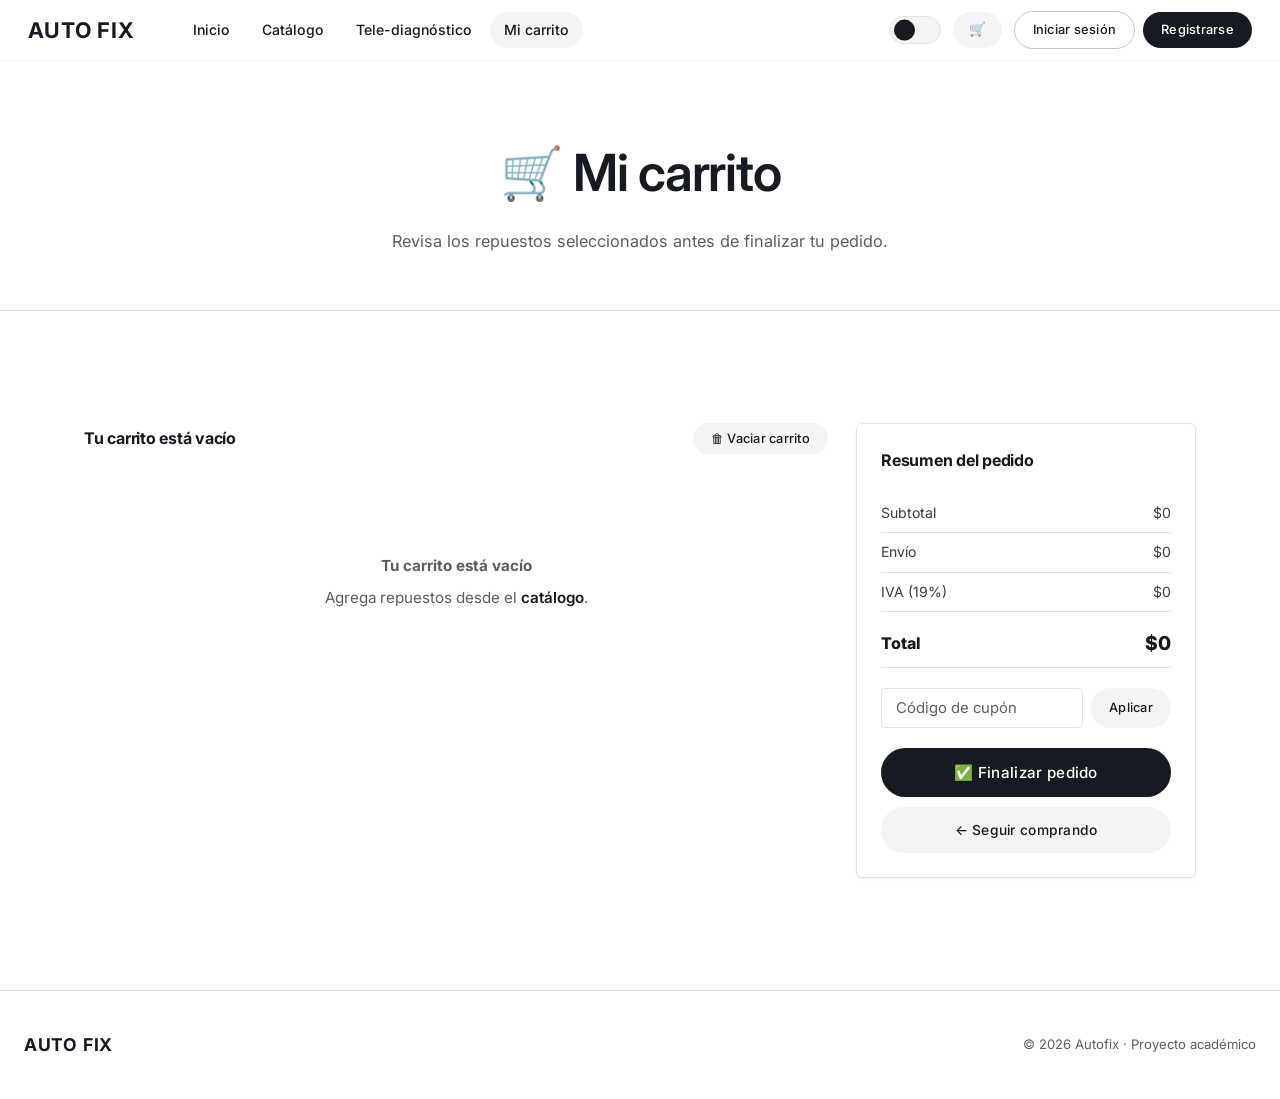
<file: proyecto/carrito.html>
<!DOCTYPE html>
<html lang="es" data-theme="light">
<head>
  <meta charset="UTF-8" />
  <meta name="viewport" content="width=device-width, initial-scale=1.0" />
  <title>Mi carrito — Autofix</title>
  <link rel="stylesheet" href="css/style.css" />
  <link href="https://fonts.googleapis.com/css2?family=Inter:wght@400;500;600;700;800&display=swap" rel="stylesheet" />
</head>
<body data-page="carrito">

  <header class="navbar" id="navbar">
    <div class="navbar__inner">
      <a href="index.html" class="navbar__logo"><span class="logo-icon">⚙</span>Auto<strong>fix</strong></a>
      <nav class="navbar__links">
        <a href="index.html"        data-page="index">Inicio</a>
        <a href="catalogo.html"     data-page="catalogo">Catálogo</a>
        <a href="diagnostico.html"  data-page="diagnostico">Tele-diagnóstico</a>
        <a href="carrito.html"      data-page="carrito">Mi carrito</a>
      </nav>
      <div class="navbar__actions">
        <label class="switch" title="Cambiar tema">
          <input type="checkbox" id="theme-toggle" /><span class="slider"></span>
        </label>
        <a href="carrito.html" class="cart-icon-btn" title="Mi carrito">
          🛒<span class="cart-badge hidden" id="cart-count">0</span>
        </a>
        <div class="auth-area" id="auth-area"></div>
        <button class="hamburger" id="hamburger">☰</button>
      </div>
    </div>
    <nav class="mobile-nav" id="mobile-nav">
      <a href="index.html"       data-page="index">🏠 Inicio</a>
      <a href="catalogo.html"    data-page="catalogo">🔧 Catálogo</a>
      <a href="diagnostico.html" data-page="diagnostico">🤖 Tele-diagnóstico</a>
      <a href="carrito.html"     data-page="carrito">🛒 Mi carrito</a>
      <div id="mobile-auth" style="display:flex;gap:8px;margin-top:8px;"></div>
    </nav>
  </header>

  <div class="page-header">
    <h1>🛒 Mi carrito</h1>
    <p>Revisa los repuestos seleccionados antes de finalizar tu pedido.</p>
  </div>

  <section class="section">
    <div class="container">
      <div class="cart-layout" id="cart-layout">

        <!-- Lista de ítems -->
        <div>
          <div style="display:flex;align-items:center;justify-content:space-between;margin-bottom:20px;">
            <h2 style="font-size:1rem;font-weight:700;" id="cart-title">Cargando…</h2>
            <button class="btn btn--ghost btn--sm" id="btn-vaciar">🗑 Vaciar carrito</button>
          </div>
          <div class="cart-items" id="cart-items"></div>
        </div>

        <!-- Resumen -->
        <div class="order-summary">
          <h3>Resumen del pedido</h3>
          <div class="summary-row">
            <span>Subtotal</span>
            <span id="sum-subtotal">$0</span>
          </div>
          <div class="summary-row">
            <span>Envío</span>
            <span id="sum-envio">$0</span>
          </div>
          <div class="summary-row">
            <span>IVA (19%)</span>
            <span id="sum-iva">$0</span>
          </div>
          <div class="summary-row summary-row--total">
            <span>Total</span>
            <span id="sum-total">$0</span>
          </div>

          <!-- Cupón -->
          <div style="margin:20px 0;display:flex;gap:8px;">
            <input type="text" id="cupon-input" placeholder="Código de cupón" style="flex:1;" />
            <button class="btn btn--ghost btn--sm" id="btn-cupon">Aplicar</button>
          </div>
          <p id="cupon-msg" style="font-size:.8rem;color:var(--text-muted);margin-bottom:16px;display:none;"></p>

          <button class="btn btn--primary btn--full btn--lg" id="btn-checkout">
            ✅ Finalizar pedido
          </button>
          <a href="catalogo.html" class="btn btn--ghost btn--full" style="margin-top:10px;justify-content:center;">
            ← Seguir comprando
          </a>
        </div>

      </div>
    </div>
  </section>

  <!-- Modal de confirmación de pedido -->
  <div id="modal-overlay" style="
    display:none;position:fixed;inset:0;z-index:500;
    background:rgba(0,0,0,.55);backdrop-filter:blur(4px);
    align-items:center;justify-content:center;padding:24px;">
    <div style="
      background:var(--bg-surface);border-radius:20px;
      padding:40px;max-width:420px;width:100%;text-align:center;
      box-shadow:var(--shadow-xl);animation:fadeUp .35s ease;">
      <div style="font-size:4rem;margin-bottom:16px;">🎉</div>
      <h2 style="font-size:1.4rem;font-weight:800;margin-bottom:10px;">¡Pedido confirmado!</h2>
      <p style="color:var(--text-muted);font-size:.9rem;line-height:1.7;margin-bottom:24px;">
        Tu pedido ha sido registrado exitosamente.<br />
        Recibirás tu repuesto en <strong>48 horas hábiles</strong>.
      </p>
      <p style="font-size:.8rem;color:var(--text-muted);margin-bottom:28px;">
        N° de orden: <strong id="order-num" style="color:var(--primary);"></strong>
      </p>
      <button class="btn btn--primary btn--full" id="btn-modal-close">Volver al inicio</button>
    </div>
  </div>

  <footer class="footer">
    <div class="footer__inner">
      <span class="footer__logo"><span class="logo-icon">⚙</span>Auto<strong>fix</strong></span>
      <p class="footer__copy">© 2026 Autofix · Proyecto académico</p>
    </div>
  </footer>

  <div id="toast"></div>
  <script src="js/app.js"></script>
  <script src="js/carrito.js"></script>
</body>
</html>
</file>
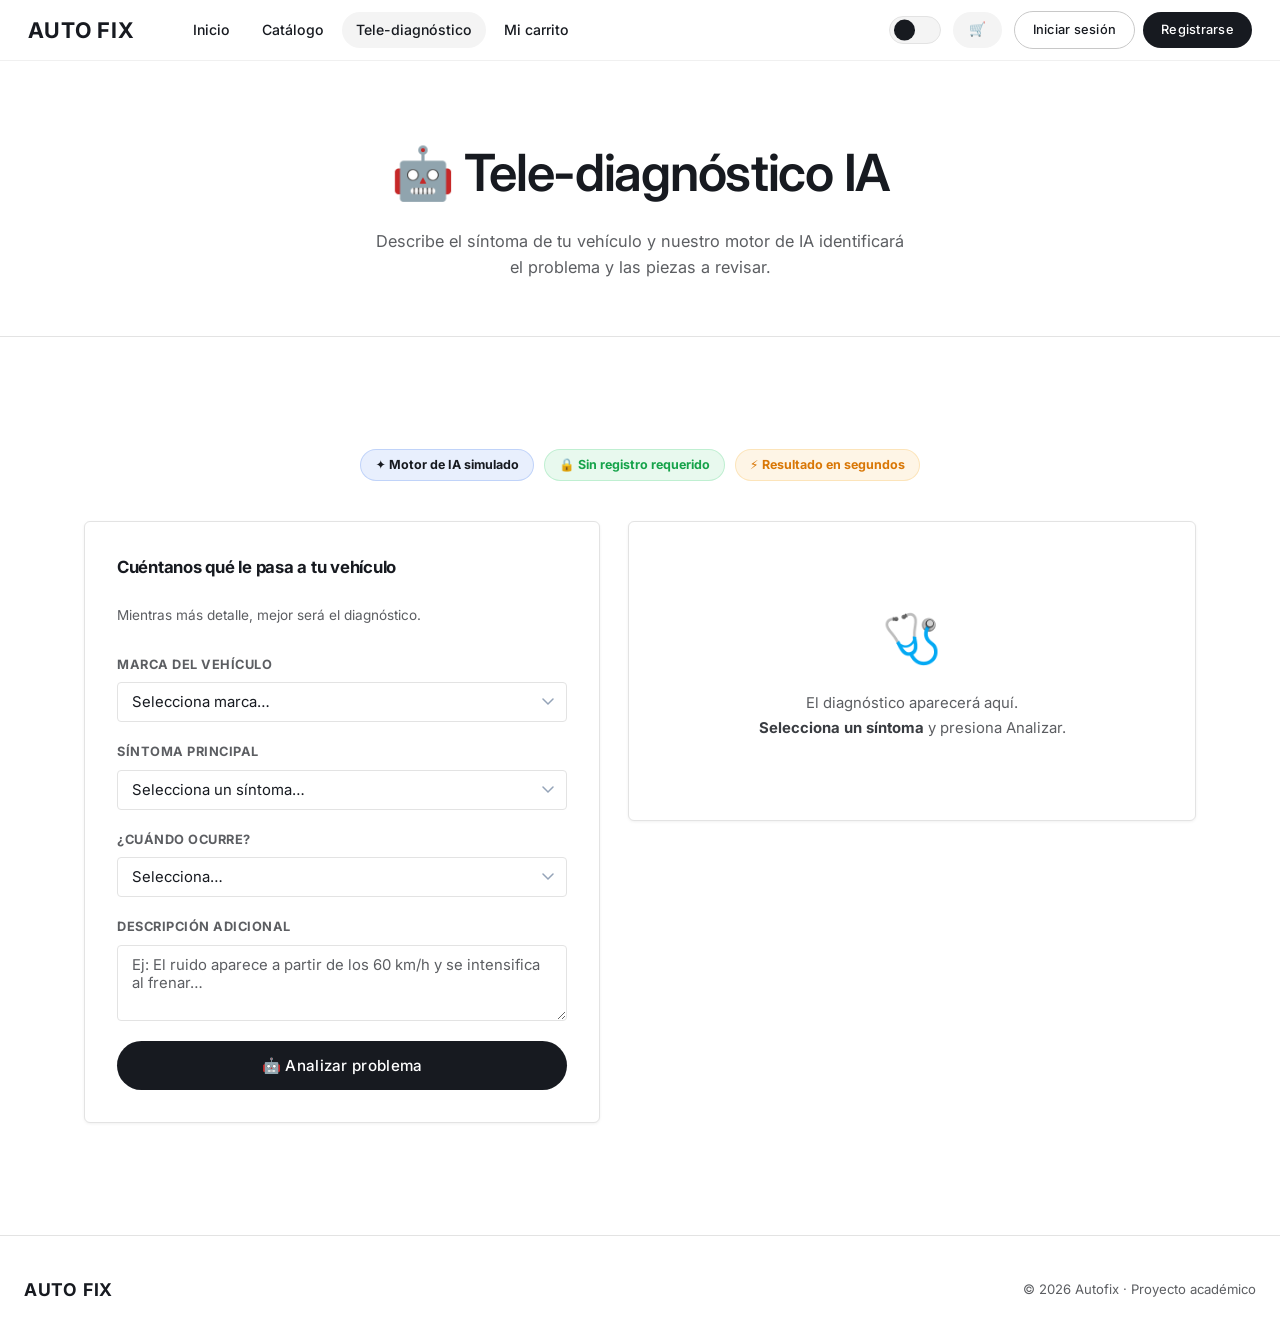
<file: proyecto/diagnostico.html>
<!DOCTYPE html>
<html lang="es" data-theme="light">
<head>
  <meta charset="UTF-8" />
  <meta name="viewport" content="width=device-width, initial-scale=1.0" />
  <title>Tele-diagnóstico — Autofix</title>
  <link rel="stylesheet" href="css/style.css" />
  <link href="https://fonts.googleapis.com/css2?family=Inter:wght@400;500;600;700;800&display=swap" rel="stylesheet" />
</head>
<body data-page="diagnostico">

  <header class="navbar" id="navbar">
    <div class="navbar__inner">
      <a href="index.html" class="navbar__logo"><span class="logo-icon">⚙</span>Auto<strong>fix</strong></a>
      <nav class="navbar__links">
        <a href="index.html"        data-page="index">Inicio</a>
        <a href="catalogo.html"     data-page="catalogo">Catálogo</a>
        <a href="diagnostico.html"  data-page="diagnostico">Tele-diagnóstico</a>
        <a href="carrito.html"      data-page="carrito">Mi carrito</a>
      </nav>
      <div class="navbar__actions">
        <label class="switch" title="Cambiar tema">
          <input type="checkbox" id="theme-toggle" /><span class="slider"></span>
        </label>
        <a href="carrito.html" class="cart-icon-btn" title="Mi carrito">
          🛒<span class="cart-badge hidden" id="cart-count">0</span>
        </a>
        <div class="auth-area" id="auth-area"></div>
        <button class="hamburger" id="hamburger">☰</button>
      </div>
    </div>
    <nav class="mobile-nav" id="mobile-nav">
      <a href="index.html"       data-page="index">🏠 Inicio</a>
      <a href="catalogo.html"    data-page="catalogo">🔧 Catálogo</a>
      <a href="diagnostico.html" data-page="diagnostico">🤖 Tele-diagnóstico</a>
      <a href="carrito.html"     data-page="carrito">🛒 Mi carrito</a>
      <div id="mobile-auth" style="display:flex;gap:8px;margin-top:8px;"></div>
    </nav>
  </header>

  <div class="page-header">
    <h1>🤖 Tele-diagnóstico IA</h1>
    <p>Describe el síntoma de tu vehículo y nuestro motor de IA identificará el problema y las piezas a revisar.</p>
  </div>

  <section class="section">
    <div class="container">

      <!-- Badges informativos -->
      <div style="display:flex;gap:10px;flex-wrap:wrap;justify-content:center;margin-bottom:40px;">
        <span style="background:rgba(37,99,235,.1);color:var(--primary);border:1px solid rgba(37,99,235,.2);padding:5px 14px;border-radius:100px;font-size:.78rem;font-weight:700;">✦ Motor de IA simulado</span>
        <span style="background:rgba(34,197,94,.1);color:#16a34a;border:1px solid rgba(34,197,94,.2);padding:5px 14px;border-radius:100px;font-size:.78rem;font-weight:700;">🔒 Sin registro requerido</span>
        <span style="background:rgba(245,158,11,.1);color:#d97706;border:1px solid rgba(245,158,11,.2);padding:5px 14px;border-radius:100px;font-size:.78rem;font-weight:700;">⚡ Resultado en segundos</span>
      </div>

      <div class="diag-layout">

        <!-- Formulario -->
        <div class="diag-form">
          <h3 style="font-size:1.05rem;font-weight:700;margin-bottom:4px;">Cuéntanos qué le pasa a tu vehículo</h3>
          <p style="font-size:.85rem;color:var(--text-muted);margin-bottom:8px;">Mientras más detalle, mejor será el diagnóstico.</p>

          <div class="form-group">
            <label for="diag-marca">Marca del vehículo</label>
            <select id="diag-marca">
              <option value="">Selecciona marca…</option>
              <option>Toyota</option><option>Chevrolet</option>
              <option>Hyundai</option><option>Ford</option>
              <option>Nissan</option><option>Kia</option><option>Otro</option>
            </select>
          </div>

          <div class="form-group">
            <label for="diag-sintoma">Síntoma principal</label>
            <select id="diag-sintoma">
              <option value="">Selecciona un síntoma…</option>
              <option value="ruido_motor">Ruido extraño en el motor</option>
              <option value="humo_negro">Sale humo negro por el escape</option>
              <option value="vibra_volante">El volante vibra al frenar</option>
              <option value="no_arranca">El auto no enciende</option>
              <option value="luz_check">Luz "check engine" encendida</option>
              <option value="sobrecalenta">El motor se sobrecalienta</option>
              <option value="consumo_alto">Consumo de combustible excesivo</option>
              <option value="frenos_chillan">Los frenos chillan al frenar</option>
              <option value="direccion_dura">El volante está duro o pesado al girar</option>
              <option value="transmision_patina">La caja de cambios patina o tarda en cambiar</option>
              <option value="escape_ruido">El escape suena más fuerte de lo normal</option>
              <option value="aire_no_enfria">El aire acondicionado no enfría</option>
              <option value="vibra_carretera">El auto vibra en carretera a alta velocidad</option>
              <option value="bateria_descarga">La batería se descarga muy seguido</option>
              <option value="aceite_fuga">Hay manchas o fuga de aceite debajo del auto</option>
            </select>
          </div>

          <div class="form-group">
            <label for="diag-cuando">¿Cuándo ocurre?</label>
            <select id="diag-cuando">
              <option value="">Selecciona…</option>
              <option>Al arrancar en frío</option>
              <option>Al acelerar</option>
              <option>Al frenar</option>
              <option>En marcha constante</option>
              <option>Siempre / constantemente</option>
            </select>
          </div>

          <div class="form-group">
            <label for="diag-desc">Descripción adicional</label>
            <textarea id="diag-desc" rows="3"
              placeholder="Ej: El ruido aparece a partir de los 60 km/h y se intensifica al frenar…"></textarea>
          </div>

          <button type="button" class="btn btn--accent btn--lg" id="btn-diagnostico">
            🤖 Analizar problema
          </button>
        </div>

        <!-- Panel de resultado -->
        <div class="diag-result" id="diag-result">
          <div class="diag-idle">
            <span class="diag-idle__icon">🩺</span>
            <p style="font-size:.93rem;line-height:1.7;">
              El diagnóstico aparecerá aquí.<br />
              <strong style="color:var(--text-secondary);">Selecciona un síntoma</strong> y presiona Analizar.
            </p>
          </div>
        </div>

      </div>

      <!-- Historial de diagnósticos de la sesión -->
      <div id="diag-historial-wrap" style="margin-top:48px;display:none;">
        <h3 style="font-size:1rem;font-weight:700;margin-bottom:16px;">Diagnósticos recientes (esta sesión)</h3>
        <div id="diag-historial" style="display:flex;flex-direction:column;gap:10px;"></div>
      </div>

    </div>
  </section>

  <footer class="footer">
    <div class="footer__inner">
      <span class="footer__logo"><span class="logo-icon">⚙</span>Auto<strong>fix</strong></span>
      <p class="footer__copy">© 2026 Autofix · Proyecto académico</p>
    </div>
  </footer>

  <div id="toast"></div>
  <script src="js/app.js"></script>
  <script src="js/diagnostico.js"></script>
</body>
</html>
</file>
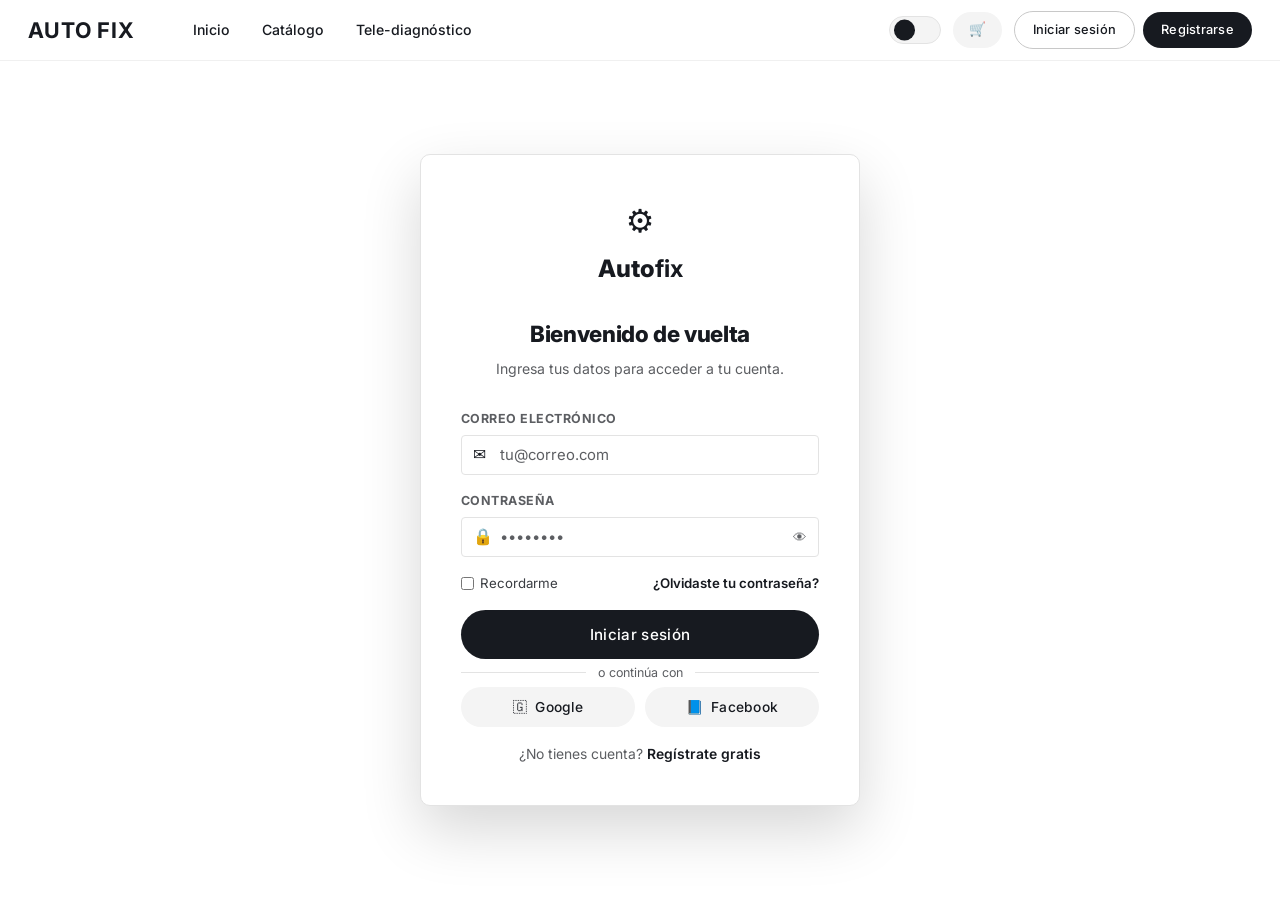
<file: proyecto/login.html>
<!DOCTYPE html>
<html lang="es" data-theme="light">
<head>
  <meta charset="UTF-8" />
  <meta name="viewport" content="width=device-width, initial-scale=1.0" />
  <title>Iniciar sesión — Autofix</title>
  <link rel="stylesheet" href="css/style.css" />
  <link href="https://fonts.googleapis.com/css2?family=Inter:wght@400;500;600;700;800&display=swap" rel="stylesheet" />
</head>
<body data-page="login">

  <header class="navbar" id="navbar">
    <div class="navbar__inner">
      <a href="index.html" class="navbar__logo"><span class="logo-icon">⚙</span>Auto<strong>fix</strong></a>
      <nav class="navbar__links">
        <a href="index.html"       data-page="index">Inicio</a>
        <a href="catalogo.html"    data-page="catalogo">Catálogo</a>
        <a href="diagnostico.html" data-page="diagnostico">Tele-diagnóstico</a>
      </nav>
      <div class="navbar__actions">
        <label class="switch" title="Cambiar tema">
          <input type="checkbox" id="theme-toggle" /><span class="slider"></span>
        </label>
        <a href="carrito.html" class="cart-icon-btn">
          🛒<span class="cart-badge hidden" id="cart-count">0</span>
        </a>
        <div class="auth-area" id="auth-area"></div>
        <button class="hamburger" id="hamburger">☰</button>
      </div>
    </div>
    <nav class="mobile-nav" id="mobile-nav">
      <a href="index.html"       data-page="index">🏠 Inicio</a>
      <a href="catalogo.html"    data-page="catalogo">🔧 Catálogo</a>
      <a href="diagnostico.html" data-page="diagnostico">🤖 Tele-diagnóstico</a>
      <div id="mobile-auth" style="display:flex;gap:8px;margin-top:8px;"></div>
    </nav>
  </header>

  <main class="auth-page">
    <div class="auth-card fade-up">

      <div class="auth-card__logo">
        <span class="logo-icon">⚙</span>
        Auto<strong>fix</strong>
      </div>

      <h2>Bienvenido de vuelta</h2>
      <p class="auth-card__sub">Ingresa tus datos para acceder a tu cuenta.</p>

      <!-- Alerta -->
      <div class="auth-alert auth-alert--error" id="login-alert">
        <span>⚠️</span><span id="login-alert-msg"></span>
      </div>

      <form class="auth-form" id="login-form" novalidate>

        <div class="input-group">
          <label for="login-email">Correo electrónico</label>
          <div class="input-wrapper">
            <span class="input-icon">✉️</span>
            <input type="email" id="login-email" placeholder="tu@correo.com" autocomplete="email" required />
          </div>
        </div>

        <div class="input-group">
          <label for="login-pw">Contraseña</label>
          <div class="input-wrapper">
            <span class="input-icon">🔒</span>
            <input type="password" id="login-pw" placeholder="••••••••" autocomplete="current-password" required />
            <button type="button" class="toggle-pw" data-target="login-pw">👁</button>
          </div>
        </div>

        <div style="display:flex;align-items:center;justify-content:space-between;font-size:.83rem;">
          <label style="display:flex;align-items:center;gap:6px;cursor:pointer;color:var(--text-secondary);">
            <input type="checkbox" id="remember" style="width:auto;" />
            Recordarme
          </label>
          <a href="#" style="color:var(--primary);font-weight:600;">¿Olvidaste tu contraseña?</a>
        </div>

        <button type="submit" class="btn btn--primary btn--full btn--lg" id="btn-login">
          Iniciar sesión
        </button>

      </form>

      <div class="auth-divider">o continúa con</div>

      <!-- Botones sociales (simulados) -->
      <div style="display:flex;gap:10px;">
        <button class="btn btn--ghost btn--full" onclick="showToast('🔗 Integración social no disponible en demo','default')">
          <span>🇬</span> Google
        </button>
        <button class="btn btn--ghost btn--full" onclick="showToast('🔗 Integración social no disponible en demo','default')">
          <span>📘</span> Facebook
        </button>
      </div>

      <p class="auth-switch">
        ¿No tienes cuenta? <a href="registro.html">Regístrate gratis</a>
      </p>

    </div>
  </main>

  <div id="toast"></div>
  <script src="js/app.js"></script>
  <script src="js/auth.js"></script>
</body>
</html>
</file>
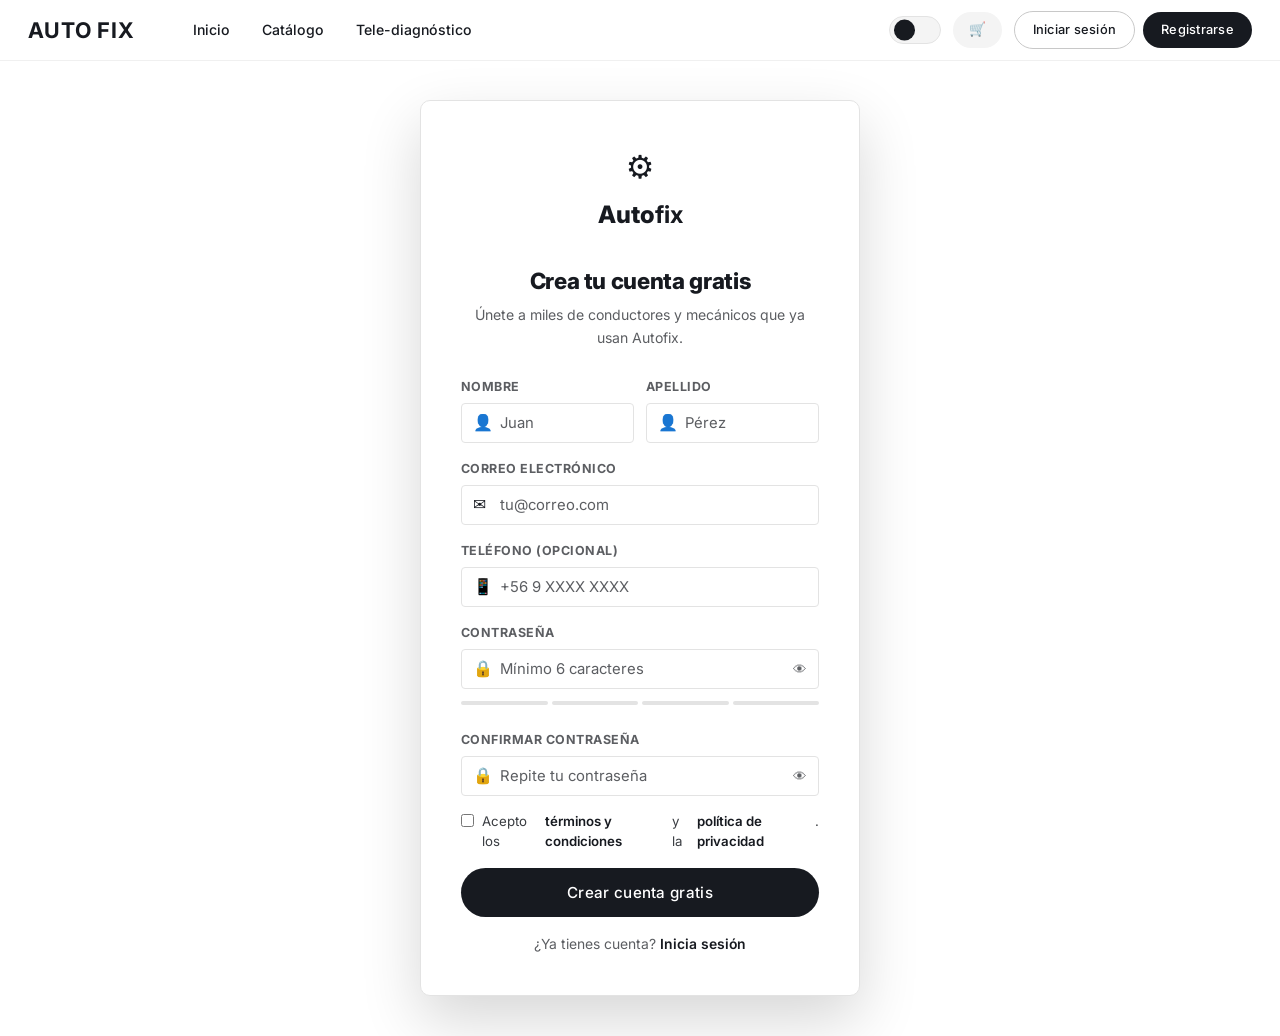
<file: proyecto/registro.html>
<!DOCTYPE html>
<html lang="es" data-theme="light">
<head>
  <meta charset="UTF-8" />
  <meta name="viewport" content="width=device-width, initial-scale=1.0" />
  <title>Crear cuenta — Autofix</title>
  <link rel="stylesheet" href="css/style.css" />
  <link href="https://fonts.googleapis.com/css2?family=Inter:wght@400;500;600;700;800&display=swap" rel="stylesheet" />
</head>
<body data-page="registro">

  <header class="navbar" id="navbar">
    <div class="navbar__inner">
      <a href="index.html" class="navbar__logo"><span class="logo-icon">⚙</span>Auto<strong>fix</strong></a>
      <nav class="navbar__links">
        <a href="index.html"       data-page="index">Inicio</a>
        <a href="catalogo.html"    data-page="catalogo">Catálogo</a>
        <a href="diagnostico.html" data-page="diagnostico">Tele-diagnóstico</a>
      </nav>
      <div class="navbar__actions">
        <label class="switch" title="Cambiar tema">
          <input type="checkbox" id="theme-toggle" /><span class="slider"></span>
        </label>
        <a href="carrito.html" class="cart-icon-btn">
          🛒<span class="cart-badge hidden" id="cart-count">0</span>
        </a>
        <div class="auth-area" id="auth-area"></div>
        <button class="hamburger" id="hamburger">☰</button>
      </div>
    </div>
    <nav class="mobile-nav" id="mobile-nav">
      <a href="index.html"       data-page="index">🏠 Inicio</a>
      <a href="catalogo.html"    data-page="catalogo">🔧 Catálogo</a>
      <a href="diagnostico.html" data-page="diagnostico">🤖 Tele-diagnóstico</a>
      <div id="mobile-auth" style="display:flex;gap:8px;margin-top:8px;"></div>
    </nav>
  </header>

  <main class="auth-page">
    <div class="auth-card fade-up">

      <div class="auth-card__logo">
        <span class="logo-icon">⚙</span>
        Auto<strong>fix</strong>
      </div>

      <h2>Crea tu cuenta gratis</h2>
      <p class="auth-card__sub">Únete a miles de conductores y mecánicos que ya usan Autofix.</p>

      <div class="auth-alert auth-alert--error" id="reg-alert">
        <span>⚠️</span><span id="reg-alert-msg"></span>
      </div>
      <div class="auth-alert auth-alert--success" id="reg-success">
        <span>✅</span><span>Cuenta creada. Redirigiendo…</span>
      </div>

      <form class="auth-form" id="registro-form" novalidate>

        <div style="display:grid;grid-template-columns:1fr 1fr;gap:12px;">
          <div class="input-group">
            <label for="reg-nombre">Nombre</label>
            <div class="input-wrapper">
              <span class="input-icon">👤</span>
              <input type="text" id="reg-nombre" placeholder="Juan" required />
            </div>
          </div>
          <div class="input-group">
            <label for="reg-apellido">Apellido</label>
            <div class="input-wrapper">
              <span class="input-icon">👤</span>
              <input type="text" id="reg-apellido" placeholder="Pérez" required />
            </div>
          </div>
        </div>

        <div class="input-group">
          <label for="reg-email">Correo electrónico</label>
          <div class="input-wrapper">
            <span class="input-icon">✉️</span>
            <input type="email" id="reg-email" placeholder="tu@correo.com" required />
          </div>
        </div>

        <div class="input-group">
          <label for="reg-telefono">Teléfono (opcional)</label>
          <div class="input-wrapper">
            <span class="input-icon">📱</span>
            <input type="text" id="reg-telefono" placeholder="+56 9 XXXX XXXX" />
          </div>
        </div>

        <div class="input-group">
          <label for="reg-pw">Contraseña</label>
          <div class="input-wrapper">
            <span class="input-icon">🔒</span>
            <input type="password" id="reg-pw" placeholder="Mínimo 6 caracteres" required />
            <button type="button" class="toggle-pw" data-target="reg-pw">👁</button>
          </div>
          <!-- Indicador de fortaleza -->
          <div style="display:flex;gap:4px;margin-top:6px;" id="strength-bars">
            <div style="height:4px;flex:1;border-radius:4px;background:var(--border);" id="sb1"></div>
            <div style="height:4px;flex:1;border-radius:4px;background:var(--border);" id="sb2"></div>
            <div style="height:4px;flex:1;border-radius:4px;background:var(--border);" id="sb3"></div>
            <div style="height:4px;flex:1;border-radius:4px;background:var(--border);" id="sb4"></div>
          </div>
          <p id="strength-label" style="font-size:.73rem;color:var(--text-muted);margin-top:3px;"></p>
        </div>

        <div class="input-group">
          <label for="reg-pw2">Confirmar contraseña</label>
          <div class="input-wrapper">
            <span class="input-icon">🔒</span>
            <input type="password" id="reg-pw2" placeholder="Repite tu contraseña" required />
            <button type="button" class="toggle-pw" data-target="reg-pw2">👁</button>
          </div>
        </div>

        <label style="display:flex;align-items:flex-start;gap:8px;font-size:.83rem;color:var(--text-secondary);cursor:pointer;line-height:1.5;">
          <input type="checkbox" id="reg-terms" style="width:auto;margin-top:2px;" required />
          Acepto los <a href="#" style="color:var(--primary);font-weight:600;">términos y condiciones</a>
          y la <a href="#" style="color:var(--primary);font-weight:600;">política de privacidad</a>.
        </label>

        <button type="submit" class="btn btn--primary btn--full btn--lg" id="btn-registro">
          Crear cuenta gratis
        </button>

      </form>

      <p class="auth-switch">
        ¿Ya tienes cuenta? <a href="login.html">Inicia sesión</a>
      </p>

    </div>
  </main>

  <div id="toast"></div>
  <script src="js/app.js"></script>
  <script src="js/auth.js"></script>
</body>
</html>
</file>
<file: proyecto/css/style.css>
/* ================================================================
   AUTOFIX — Global Stylesheet
   Tema claro (default) + oscuro via [data-theme="dark"]
   ================================================================ */

/* ── VARIABLES (Tesla-style monocromático) ──────────────────────── */
:root {
  /* Colores base */
  --bg-base:       #ffffff;
  --bg-surface:    #ffffff;
  --bg-surface-2:  #f4f4f4;
  --bg-invert:     #171a20;

  /* Texto */
  --text-primary:  #171a20;
  --text-secondary:#393c41;
  --text-muted:    #5c5e62;
  --text-invert:   #ffffff;

  /* Bordes */
  --border:        #e3e3e3;
  --border-strong: #c8c8c8;

  /* Brand (acento mínimo monocromo) */
  --primary:       #171a20;
  --primary-d:     #000000;
  --primary-glow:  rgba(23,26,32,.12);
  --accent:        #393c41;
  --accent-d:      #171a20;
  --success:       #2e7d32;
  --danger:        #c0392b;
  --danger-soft:   rgba(192,57,43,.1);

  /* Navbar */
  --nav-bg:        rgba(255,255,255,.85);
  --nav-border:    rgba(0,0,0,.06);

  /* Sombras (sutiles, casi planas) */
  --shadow-xs: 0 1px 2px rgba(0,0,0,.04);
  --shadow-sm: 0 1px 3px rgba(0,0,0,.06);
  --shadow-md: 0 4px 16px rgba(0,0,0,.08);
  --shadow-lg: 0 12px 40px rgba(0,0,0,.12);
  --shadow-xl: 0 24px 60px rgba(0,0,0,.16);

  /* Misc */
  --radius:    6px;
  --radius-sm: 4px;
  --radius-lg: 10px;
  --transition:.25s ease;
}

/* ── MODO OSCURO ────────────────────────────────────────────────── */
[data-theme="dark"] {
  --bg-base:       #000000;
  --bg-surface:    #171a20;
  --bg-surface-2:  #202328;
  --bg-invert:     #ffffff;

  --text-primary:  #ffffff;
  --text-secondary:#d0d1d3;
  --text-muted:    #8e8f93;
  --text-invert:   #171a20;

  --border:        #2b2f36;
  --border-strong: #3a3f47;

  --primary:       #ffffff;
  --primary-d:     #e3e3e3;
  --primary-glow:  rgba(255,255,255,.16);
  --accent:        #d0d1d3;
  --accent-d:      #ffffff;

  --nav-bg:        rgba(0,0,0,.8);
  --nav-border:    rgba(255,255,255,.08);

  --shadow-xs: 0 1px 2px rgba(0,0,0,.4);
  --shadow-sm: 0 1px 4px rgba(0,0,0,.5);
  --shadow-md: 0 4px 16px rgba(0,0,0,.55);
  --shadow-lg: 0 12px 40px rgba(0,0,0,.65);
  --shadow-xl: 0 24px 60px rgba(0,0,0,.75);
}

/* ── RESET & BASE ───────────────────────────────────────────────── */
*, *::before, *::after { box-sizing: border-box; margin: 0; padding: 0; }

html { scroll-behavior: smooth; }

body {
  font-family: 'Inter', system-ui, -apple-system, sans-serif;
  background: var(--bg-base);
  color: var(--text-primary);
  line-height: 1.6;
  -webkit-font-smoothing: antialiased;
  transition: background var(--transition), color var(--transition);
  min-height: 100vh;
}

h1, h2, h3 { letter-spacing: -.015em; }

img { display: block; max-width: 100%; }
a  { color: inherit; text-decoration: none; }

/* ── UTILITIES ──────────────────────────────────────────────────── */
.container { max-width: 1160px; margin: 0 auto; padding: 0 24px; }

.gradient-text { color: inherit; }

.section        { padding: 112px 0; }
.section--alt   { background: var(--bg-surface-2); }
.section--dark  { background: var(--bg-invert); }

.section-header       { text-align: center; margin-bottom: 64px; }
.section-header h2    { font-size: clamp(2rem,4vw,3rem); font-weight: 600; margin-bottom: 14px; letter-spacing: -.025em; }
.section-header p     { color: var(--text-muted); max-width: 560px; margin: 0 auto; font-size: 1.02rem; }

/* ── BOTONES (Tesla-style pill) ─────────────────────────────────── */
.btn {
  display: inline-flex;
  align-items: center;
  justify-content: center;
  gap: 8px;
  padding: 12px 28px;
  border: none;
  border-radius: 100px;
  font-family: inherit;
  font-size: .86rem;
  font-weight: 500;
  letter-spacing: .02em;
  cursor: pointer;
  transition: background var(--transition), color var(--transition), border-color var(--transition), opacity var(--transition), transform var(--transition);
  white-space: nowrap;
  text-decoration: none;
}
.btn:active { transform: scale(.98); }

.btn--primary {
  background: var(--primary);
  color: var(--text-invert);
}
.btn--primary:hover { opacity: .85; }

.btn--outline {
  background: transparent;
  color: var(--text-primary);
  border: 1.5px solid var(--border-strong);
}
.btn--outline:hover { background: var(--primary); color: var(--text-invert); border-color: var(--primary); }

.btn--ghost {
  background: var(--bg-surface-2);
  color: var(--text-primary);
  border: none;
}
.btn--ghost:hover { background: var(--border); }

.btn--accent {
  background: var(--primary);
  color: var(--text-invert);
}
.btn--accent:hover { opacity: .85; }

.btn--danger {
  background: var(--danger);
  color: #fff;
}
.btn--danger:hover { opacity: .88; }

.btn--sm { padding: 8px 18px; font-size: .8rem; }
.btn--lg { padding: 15px 36px; font-size: .95rem; }
.btn--full { width: 100%; justify-content: center; }

/* ── THEME SWITCH (monocromo) ───────────────────────────────────── */
.switch {
  display: block;
  --width-of-switch: 3.2em;
  --height-of-switch: 1.8em;
  --size-of-icon: 1.3em;
  --slider-offset: 0.25em;
  position: relative;
  width: var(--width-of-switch);
  height: var(--height-of-switch);
  flex-shrink: 0;
}
.switch input { opacity: 0; width: 0; height: 0; }
.slider {
  position: absolute;
  cursor: pointer;
  inset: 0;
  background-color: var(--bg-surface-2);
  border: 1.5px solid var(--border);
  transition: .35s;
  border-radius: 30px;
}
.slider::before {
  position: absolute;
  content: "";
  height: var(--size-of-icon, 1.3em);
  width: var(--size-of-icon, 1.3em);
  border-radius: 50%;
  left: var(--slider-offset, 0.25em);
  top: 50%;
  transform: translateY(-50%);
  background: var(--text-primary);
  transition: .35s;
}
input:checked + .slider { background-color: var(--bg-surface-2); }
input:checked + .slider::before {
  left: calc(100% - (var(--size-of-icon, 1.3em) + var(--slider-offset, 0.25em)));
  background: var(--text-primary);
}

/* ── NAVBAR ─────────────────────────────────────────────────────── */
.navbar {
  position: fixed;
  top: 0;
  left: 0;
  right: 0;
  z-index: 200;
  background: var(--nav-bg);
  border-bottom: 1px solid var(--nav-border);
  backdrop-filter: blur(14px);
  -webkit-backdrop-filter: blur(14px);
  transform: translateY(0);
  transition: transform .35s ease, background var(--transition), border-color var(--transition);
}
.navbar--hidden { transform: translateY(-100%); }

.navbar__inner {
  max-width: 1400px;
  margin: 0 auto;
  padding: 0 28px;
  height: 60px;
  display: flex;
  align-items: center;
  gap: 24px;
}

.navbar__logo {
  font-size: 1.35rem;
  font-weight: 700;
  letter-spacing: .04em;
  color: var(--text-primary);
  display: flex;
  align-items: center;
  gap: 6px;
  flex-shrink: 0;
  text-transform: uppercase;
}
.navbar__logo strong { font-weight: 700; }
.logo-icon { display: none; }

.navbar__links {
  display: flex;
  gap: 4px;
  margin-left: 20px;
}
.navbar__links a {
  padding: 7px 14px;
  border-radius: 100px;
  font-size: .88rem;
  font-weight: 500;
  color: var(--text-primary);
  transition: background var(--transition), color var(--transition);
}
.navbar__links a:hover,
.navbar__links a.active {
  background: var(--bg-surface-2);
}

.navbar__actions {
  display: flex;
  align-items: center;
  gap: 12px;
  margin-left: auto;
}

/* Cart button (texto) */
.cart-icon-btn {
  position: relative;
  display: flex;
  align-items: center;
  justify-content: center;
  padding: 7px 16px;
  border-radius: 100px;
  background: var(--bg-surface-2);
  color: var(--text-primary);
  font-size: .85rem;
  font-weight: 500;
  transition: background var(--transition), color var(--transition);
  text-decoration: none;
}
.cart-icon-btn:hover { background: var(--border); }

.cart-badge {
  position: absolute;
  top: -5px;
  right: -5px;
  background: var(--primary);
  color: var(--text-invert);
  font-size: .65rem;
  font-weight: 700;
  min-width: 18px;
  height: 18px;
  border-radius: 100px;
  display: flex;
  align-items: center;
  justify-content: center;
  padding: 0 4px;
  border: 2px solid var(--bg-base);
  transition: transform .2s;
}
.cart-badge.hidden { display: none; }

/* Auth area */
.auth-area { display: flex; align-items: center; gap: 8px; }

/* User chip */
.user-chip {
  display: flex;
  align-items: center;
  gap: 8px;
  padding: 5px 12px 5px 6px;
  background: var(--bg-surface-2);
  border: 1.5px solid var(--border);
  border-radius: 100px;
  font-size: .83rem;
  font-weight: 600;
  color: var(--text-primary);
  cursor: default;
  transition: background var(--transition);
}
.user-avatar {
  width: 26px;
  height: 26px;
  border-radius: 50%;
  background: var(--primary);
  color: var(--text-invert);
  font-size: .72rem;
  font-weight: 700;
  display: flex;
  align-items: center;
  justify-content: center;
}
[data-theme="dark"] .user-chip { background: rgba(255,255,255,.07); }

/* Hamburger */
.hamburger {
  display: none;
  background: none;
  border: none;
  font-size: 1.4rem;
  cursor: pointer;
  color: var(--text-primary);
  padding: 4px 8px;
  border-radius: 6px;
}
.hamburger:hover { background: var(--bg-surface-2); }

/* Mobile nav */
.mobile-nav {
  display: none;
  flex-direction: column;
  gap: 4px;
  padding: 12px 24px 16px;
  border-top: 1px solid var(--border);
  background: var(--nav-bg);
}
.mobile-nav.open { display: flex; }
.mobile-nav a {
  padding: 10px 12px;
  border-radius: 6px;
  font-size: .93rem;
  font-weight: 500;
  color: var(--text-secondary);
  transition: background var(--transition), color var(--transition);
}
.mobile-nav a:hover { background: var(--bg-surface-2); color: var(--primary); }
.mobile-nav .btn { margin-top: 4px; }

/* ── PAGE HEADER ────────────────────────────────────────────────── */
.page-header {
  padding: 132px 0 56px;
  background: var(--bg-base);
  text-align: center;
  color: var(--text-primary);
  border-bottom: 1px solid var(--border);
}
.page-header h1 { font-size: clamp(2rem,4.5vw,3.2rem); font-weight: 600; margin-bottom: 14px; letter-spacing: -.025em; }
.page-header p  { color: var(--text-muted); max-width: 540px; margin: 0 auto; font-size: 1.02rem; }

/* ── HERO (index, Tesla-style full-bleed) ───────────────────────── */
.hero {
  min-height: 100vh;
  display: flex;
  align-items: flex-start;
  justify-content: center;
  padding: 128px 24px 80px;
  position: relative;
  overflow: hidden;
  background: var(--bg-surface-2);
  text-align: center;
}
.hero__bg {
  position: absolute;
  inset: 0;
  background-image: url('../images/hero.png');
  background-size: cover;
  background-position: center;
  z-index: 0;
}
.hero::before {
  content: '';
  position: absolute;
  inset: 0;
  z-index: 0;
  background: linear-gradient(180deg, rgba(255,255,255,.55) 0%, rgba(255,255,255,.15) 40%, rgba(255,255,255,.05) 100%);
  pointer-events: none;
}
[data-theme="dark"] .hero::before {
  background: linear-gradient(180deg, rgba(0,0,0,.6) 0%, rgba(0,0,0,.25) 40%, rgba(0,0,0,.15) 100%);
}
.hero::after { content: none; }

.hero__inner {
  max-width: 1160px;
  margin: 0 auto;
  width: 100%;
  display: flex;
  justify-content: center;
  position: relative;
  z-index: 1;
}

.hero__content { flex: 1; max-width: 720px; }

.hero__eyebrow {
  display: inline-flex;
  align-items: center;
  gap: 8px;
  color: var(--text-secondary);
  border-radius: 100px;
  padding: 4px 0;
  font-size: .8rem;
  font-weight: 600;
  letter-spacing: .08em;
  text-transform: uppercase;
  margin-bottom: 18px;
}
.eyebrow-dot { display: none; }

.hero__title {
  font-size: clamp(2.6rem, 6vw, 4.4rem);
  font-weight: 600;
  line-height: 1.05;
  color: var(--text-primary);
  margin-bottom: 18px;
  letter-spacing: -.03em;
}

.hero__subtitle {
  font-size: 1.1rem;
  color: var(--text-secondary);
  line-height: 1.65;
  margin: 0 auto 36px;
  max-width: 520px;
}

.hero__ctas { display: flex; gap: 14px; flex-wrap: wrap; justify-content: center; margin-bottom: 56px; }

.hero__stats {
  display: flex;
  justify-content: center;
  gap: 48px;
  padding-top: 36px;
  border-top: 1px solid var(--border);
  max-width: 640px;
  margin: 0 auto;
}
.stat { display: flex; flex-direction: column; gap: 2px; }
.stat__num { font-size: 1.6rem; font-weight: 600; color: var(--text-primary); }
.stat__label { font-size: .78rem; color: var(--text-muted); text-transform: uppercase; letter-spacing: .06em; }

/* Ilustración hero */
.hero__visual {
  flex: 0 0 auto;
  display: flex;
  align-items: center;
  justify-content: center;
}
.hero__car {
  font-size: 10rem;
  animation: float 4s ease-in-out infinite;
  user-select: none;
}
@keyframes float { 0%,100%{transform:translateY(0)} 50%{transform:translateY(-18px)} }

/* ── SERVICES GRID (index) ──────────────────────────────────────── */
.services-grid {
  display: grid;
  grid-template-columns: repeat(auto-fill, minmax(240px, 1fr));
  gap: 20px;
}
.service-card {
  background: var(--bg-surface);
  border: 1px solid var(--border);
  border-radius: var(--radius);
  padding: 32px 28px;
  display: flex;
  flex-direction: column;
  gap: 10px;
  transition: border-color var(--transition), background var(--transition);
  text-decoration: none;
  color: var(--text-primary);
}
.service-card:hover {
  border-color: var(--border-strong);
  background: var(--bg-surface-2);
}
.service-card__icon { display: none; }
.service-card h3 { font-size: 1.1rem; font-weight: 600; }
.service-card p  { font-size: .9rem; color: var(--text-muted); line-height: 1.6; }
.service-card__link {
  margin-top: 8px;
  font-size: .85rem;
  font-weight: 500;
  color: var(--text-primary);
  display: flex; align-items: center; gap: 4px;
}

/* ── PRODUCT CARDS ──────────────────────────────────────────────── */
.cards-grid {
  display: grid;
  grid-template-columns: repeat(auto-fill, minmax(270px, 1fr));
  gap: 24px;
}

.product-card {
  background: var(--bg-surface);
  border: 1px solid var(--border);
  border-radius: var(--radius);
  overflow: hidden;
  display: flex;
  flex-direction: column;
  transition: border-color var(--transition), box-shadow var(--transition);
}
.product-card:hover {
  border-color: var(--border-strong);
  box-shadow: var(--shadow-md);
}

.product-card__img {
  position: relative;
  height: 200px;
  background: #f4f4f4;
  display: flex; align-items: center; justify-content: center;
  overflow: hidden;
}
.product-card__img img {
  width: 100%; height: 100%;
  object-fit: cover;
  transition: transform .4s ease;
}
.product-card:hover .product-card__img img { transform: scale(1.04); }
.product-card__emoji { display: none; }
[data-theme="dark"] .product-card__img {
  background: #202328;
}

.product-card__body {
  padding: 20px;
  flex: 1;
  display: flex; flex-direction: column; gap: 8px;
}

.product-card__badge {
  align-self: flex-start;
  font-size: .68rem;
  font-weight: 600;
  text-transform: uppercase;
  letter-spacing: .06em;
  padding: 3px 10px;
  border-radius: 100px;
  background: var(--bg-surface-2);
  color: var(--text-muted);
}

.product-card__name  { font-size: 1.02rem; font-weight: 600; }
.product-card__compat { font-size: .8rem; color: var(--text-muted); }
.product-card__desc  { font-size: .84rem; color: var(--text-secondary); line-height: 1.55; }

.product-card__footer {
  padding: 12px 20px 20px;
  display: flex; align-items: center; justify-content: space-between; gap: 12px;
}
.product-card__price { font-size: 1.3rem; font-weight: 600; color: var(--text-primary); }

/* Placeholder / no results */
.state-empty {
  grid-column: 1/-1;
  text-align: center;
  padding: 80px 24px;
  color: var(--text-muted);
}
.state-empty__icon { display: none; }
.state-empty p     { font-size: .95rem; }

/* ── FILTROS CATÁLOGO ───────────────────────────────────────────── */
.filter-bar {
  background: var(--bg-surface);
  border: 1.5px solid var(--border);
  border-radius: var(--radius);
  padding: 20px 24px;
  display: flex;
  flex-wrap: wrap;
  gap: 16px;
  align-items: flex-end;
  margin-bottom: 32px;
  box-shadow: var(--shadow-sm);
}
.filter-group {
  display: flex; flex-direction: column; gap: 6px;
  flex: 1; min-width: 140px;
}
.filter-group label {
  font-size: .73rem; font-weight: 700;
  text-transform: uppercase; letter-spacing: .05em;
  color: var(--text-muted);
}

/* ── FORM INPUTS (global) ───────────────────────────────────────── */
select, input[type="text"], input[type="email"],
input[type="password"], textarea {
  width: 100%;
  padding: 10px 14px;
  border: 1.5px solid var(--border);
  border-radius: var(--radius-sm);
  font-family: inherit;
  font-size: .93rem;
  color: var(--text-primary);
  background: var(--bg-surface);
  transition: border-color var(--transition), box-shadow var(--transition), background var(--transition);
  outline: none;
}
select {
  appearance: none;
  background-image: url("data:image/svg+xml,%3Csvg xmlns='http://www.w3.org/2000/svg' width='12' height='8'%3E%3Cpath d='M1 1l5 5 5-5' stroke='%2394a3b8' stroke-width='1.5' fill='none' stroke-linecap='round'/%3E%3C/svg%3E");
  background-repeat: no-repeat;
  background-position: right 12px center;
  padding-right: 36px;
  cursor: pointer;
}
select:focus, input:focus, textarea:focus {
  border-color: var(--primary);
  box-shadow: 0 0 0 3px var(--primary-glow);
}
select option { background: var(--bg-surface); color: var(--text-primary); }
textarea { resize: vertical; }
input::placeholder, textarea::placeholder { color: var(--text-muted); }

/* ── DIAGNÓSTICO ────────────────────────────────────────────────── */
.diag-layout {
  display: grid;
  grid-template-columns: 1fr 1.1fr;
  gap: 28px;
  align-items: start;
}

.diag-form {
  background: var(--bg-surface);
  border: 1.5px solid var(--border);
  border-radius: var(--radius);
  padding: 32px;
  box-shadow: var(--shadow-sm);
  display: flex; flex-direction: column; gap: 20px;
}

.form-group { display: flex; flex-direction: column; gap: 7px; }
.form-group label {
  font-size: .8rem; font-weight: 700;
  text-transform: uppercase; letter-spacing: .04em;
  color: var(--text-muted);
}

.diag-result {
  background: var(--bg-surface);
  border: 1.5px solid var(--border);
  border-radius: var(--radius);
  min-height: 300px;
  display: flex; align-items: center; justify-content: center;
  padding: 32px;
  box-shadow: var(--shadow-sm);
}

.diag-idle {
  text-align: center; color: var(--text-muted);
  display: flex; flex-direction: column; align-items: center; gap: 14px;
}
.diag-idle__icon { font-size: 3rem; }

.diag-output { width: 100%; display: flex; flex-direction: column; gap: 20px; animation: fadeUp .4s ease; }

.diag-output__head {
  display: flex; align-items: flex-start; gap: 14px;
  padding-bottom: 16px;
  border-bottom: 1.5px solid var(--border);
}
.diag-output__emoji { font-size: 2rem; flex-shrink: 0; }
.diag-output__title { font-size: 1rem; font-weight: 700; color: var(--text-primary); margin-bottom: 6px; }

.severity {
  display: inline-block; font-size: .7rem; font-weight: 700;
  text-transform: uppercase; letter-spacing: .06em;
  padding: 3px 10px; border-radius: 100px;
}
.severity--alta   { background: rgba(239,68,68,.15);  color: #ef4444; }
.severity--media  { background: rgba(245,158,11,.15); color: #f59e0b; }
.severity--baja   { background: rgba(34,197,94,.15);  color: #22c55e; }

.diag-output__desc { font-size: .88rem; color: var(--text-secondary); line-height: 1.7; }

.diag-output__parts h4 {
  font-size: .73rem; font-weight: 700; text-transform: uppercase;
  letter-spacing: .05em; color: var(--accent); margin-bottom: 10px;
}
.diag-output__parts ul { list-style: none; display: flex; flex-direction: column; gap: 6px; }
.diag-output__parts li {
  font-size: .87rem; color: var(--text-secondary);
  display: flex; align-items: center; gap: 8px;
}
.diag-output__parts li::before { content: '→'; color: var(--accent); font-weight: 700; }

/* Spinner */
@keyframes spin { to { transform: rotate(360deg); } }
.spin { display: inline-block; animation: spin .8s linear infinite; }

/* ── CARRITO ────────────────────────────────���───────────────────── */
.cart-layout {
  display: grid;
  grid-template-columns: 1fr 340px;
  gap: 28px;
  align-items: start;
}

.cart-items { display: flex; flex-direction: column; gap: 16px; }

.cart-item {
  background: var(--bg-surface);
  border: 1.5px solid var(--border);
  border-radius: var(--radius);
  padding: 16px 20px;
  display: flex; align-items: center; gap: 16px;
  box-shadow: var(--shadow-xs);
  animation: fadeUp .3s ease;
}
.cart-item__emoji { font-size: 2.4rem; flex-shrink: 0; }
.cart-item__info  { flex: 1; min-width: 0; }
.cart-item__name  { font-size: .95rem; font-weight: 700; margin-bottom: 3px; }
.cart-item__meta  { font-size: .8rem; color: var(--text-muted); }
.cart-item__qty   {
  display: flex; align-items: center; gap: 8px;
  border: 1.5px solid var(--border);
  border-radius: 8px; overflow: hidden;
}
.qty-btn {
  width: 32px; height: 32px;
  background: none; border: none;
  font-size: 1rem; cursor: pointer;
  color: var(--text-secondary);
  display: flex; align-items: center; justify-content: center;
  transition: background var(--transition);
}
.qty-btn:hover { background: var(--bg-surface-2); color: var(--primary); }
.qty-num { font-size: .9rem; font-weight: 700; min-width: 24px; text-align: center; }
.cart-item__price { font-size: 1rem; font-weight: 800; color: var(--primary); flex-shrink: 0; }
.cart-item__remove {
  background: none; border: none; cursor: pointer;
  color: var(--text-muted); font-size: 1.1rem; padding: 4px;
  border-radius: 6px;
  transition: background var(--transition), color var(--transition);
}
.cart-item__remove:hover { background: var(--danger-soft); color: var(--danger); }

/* Resumen de orden */
.order-summary {
  background: var(--bg-surface);
  border: 1.5px solid var(--border);
  border-radius: var(--radius);
  padding: 24px;
  box-shadow: var(--shadow-sm);
  position: sticky; top: 84px;
}
.order-summary h3 { font-size: 1rem; font-weight: 700; margin-bottom: 20px; }
.summary-row {
  display: flex; justify-content: space-between; align-items: center;
  font-size: .88rem; color: var(--text-secondary);
  padding: 8px 0;
  border-bottom: 1px solid var(--border);
}
.summary-row:last-of-type { border-bottom: none; }
.summary-row--total {
  font-size: 1rem; font-weight: 800;
  color: var(--text-primary); margin-top: 8px;
}
.summary-row--total span:last-child { color: var(--primary); font-size: 1.2rem; }

/* ── AUTH PAGES ─────────────────────────────────────────────────── */
.auth-page {
  min-height: 100vh;
  display: flex; align-items: center; justify-content: center;
  padding: 100px 24px 40px;
  background: var(--bg-base);
}

.auth-card {
  background: var(--bg-surface);
  border: 1.5px solid var(--border);
  border-radius: var(--radius-lg);
  padding: 40px;
  width: 100%; max-width: 440px;
  box-shadow: var(--shadow-xl);
}
.auth-card__logo {
  text-align: center; margin-bottom: 28px;
  font-size: 1.5rem; font-weight: 800; color: var(--text-primary);
}
.auth-card__logo .logo-icon { font-size: 2rem; display: block; margin-bottom: 4px; }
.auth-card h2 { font-size: 1.4rem; font-weight: 800; text-align: center; margin-bottom: 6px; }
.auth-card__sub { text-align: center; color: var(--text-muted); font-size: .88rem; margin-bottom: 28px; }

.auth-form { display: flex; flex-direction: column; gap: 16px; }
.input-group { display: flex; flex-direction: column; gap: 6px; }
.input-group label {
  font-size: .78rem; font-weight: 700;
  text-transform: uppercase; letter-spacing: .04em;
  color: var(--text-muted);
}
.input-wrapper { position: relative; }
.input-wrapper .input-icon {
  position: absolute; left: 12px; top: 50%; transform: translateY(-50%);
  font-size: 1rem; pointer-events: none;
}
.input-wrapper input { padding-left: 38px; }
.input-wrapper .toggle-pw {
  position: absolute; right: 12px; top: 50%; transform: translateY(-50%);
  background: none; border: none; cursor: pointer; font-size: .85rem;
  color: var(--text-muted);
}

.auth-divider {
  display: flex; align-items: center; gap: 12px;
  font-size: .78rem; color: var(--text-muted); margin: 4px 0;
}
.auth-divider::before, .auth-divider::after {
  content: ''; flex: 1; height: 1px; background: var(--border);
}

.auth-switch {
  text-align: center; font-size: .87rem; color: var(--text-muted); margin-top: 16px;
}
.auth-switch a { color: var(--primary); font-weight: 600; }
.auth-switch a:hover { text-decoration: underline; }

/* Alert / toast */
.auth-alert {
  padding: 12px 16px;
  border-radius: var(--radius-sm);
  font-size: .87rem; font-weight: 500;
  display: none; align-items: center; gap: 8px;
}
.auth-alert.show { display: flex; }
.auth-alert--error   { background: var(--danger-soft); color: var(--danger); border: 1px solid rgba(239,68,68,.2); }
.auth-alert--success { background: rgba(34,197,94,.1);  color: #16a34a;       border: 1px solid rgba(34,197,94,.2); }

/* Toast global */
#toast {
  position: fixed; bottom: 24px; right: 24px; z-index: 999;
  background: var(--bg-invert); color: var(--text-invert);
  padding: 14px 20px; border-radius: 10px;
  box-shadow: var(--shadow-xl);
  font-size: .9rem; font-weight: 500;
  display: flex; align-items: center; gap: 10px;
  opacity: 0; transform: translateY(12px);
  transition: opacity .3s, transform .3s;
  pointer-events: none;
  border-left: 4px solid var(--primary);
  max-width: 320px;
}
#toast.show { opacity: 1; transform: translateY(0); pointer-events: auto; }
#toast.toast--success { border-left-color: var(--success); }
#toast.toast--error   { border-left-color: var(--danger); }

/* ── FEATURES GRID ──────────────────────────────────────────────── */
.features-grid {
  display: grid;
  grid-template-columns: repeat(auto-fill, minmax(230px, 1fr));
  gap: 24px;
}
.feature-card {
  background: var(--bg-surface);
  border: 1px solid var(--border);
  border-radius: var(--radius);
  padding: 28px 24px;
  transition: border-color var(--transition);
}
.feature-card:hover { border-color: var(--border-strong); }
.feature-card__icon { display: none; }
.feature-card h3 { font-size: 1.02rem; font-weight: 600; margin-bottom: 8px; }
.feature-card p  { font-size: .86rem; color: var(--text-muted); line-height: 1.65; }

/* ── CTA BANNER ─────────────────────────────────────────────────── */
.cta-banner {
  background: var(--bg-invert);
  border-radius: var(--radius-lg);
  padding: 72px 40px;
  text-align: center;
  color: var(--text-invert);
}
.cta-banner h2 { font-size: clamp(1.8rem,3.5vw,2.4rem); font-weight: 600; margin-bottom: 12px; letter-spacing: -.02em; }
.cta-banner p  { color: var(--text-invert); opacity: .7; margin-bottom: 32px; }
.cta-banner .btn--primary { background: var(--bg-base); color: var(--text-primary); }
.cta-banner .btn--primary:hover { opacity: .85; }

/* ── FOOTER ─────────────────────────────────────────────────────── */
.footer {
  background: var(--bg-base);
  color: var(--text-muted);
  padding: 40px 24px;
  margin-top: auto;
  border-top: 1px solid var(--border);
}
.footer__inner {
  max-width: 1400px; margin: 0 auto;
  display: flex; align-items: center; justify-content: space-between; flex-wrap: wrap; gap: 16px;
}
.footer__logo { color: var(--text-primary); font-size: 1.1rem; font-weight: 700; letter-spacing: .04em; text-transform: uppercase; display: flex; align-items: center; gap: 6px; }
.footer__copy { font-size: .82rem; }
.footer__links { display: flex; gap: 24px; }
.footer__links a { font-size: .82rem; color: var(--text-muted); transition: color var(--transition); }
.footer__links a:hover { color: var(--text-primary); }

/* ── ANIMATIONS ─────────────────────────────────────────────────── */
@keyframes fadeUp {
  from { opacity: 0; transform: translateY(10px); }
  to   { opacity: 1; transform: none; }
}
.fade-up { animation: fadeUp .4s ease both; }

/* ── SPLIT / SHOWCASE CON IMAGEN ────────────────────────────────── */
.split {
  display: grid;
  grid-template-columns: 1fr 1fr;
  gap: 56px;
  align-items: center;
}
.split--reverse .split__media { order: 2; }
.split__media {
  position: relative;
  border-radius: var(--radius-lg);
  overflow: hidden;
  box-shadow: var(--shadow-lg);
  aspect-ratio: 4 / 3;
  background: var(--bg-surface-2);
}
.split__media img { width: 100%; height: 100%; object-fit: cover; }
.split__media .img-placeholder { width: 100%; height: 100%; }
.split__eyebrow {
  font-size: .78rem; font-weight: 700; letter-spacing: .08em;
  text-transform: uppercase; color: var(--primary); margin-bottom: 14px;
}
.split__content h2 {
  font-size: clamp(1.6rem, 3vw, 2.2rem); font-weight: 800;
  margin-bottom: 16px; letter-spacing: -.02em;
}
.split__content p { color: var(--text-secondary); margin-bottom: 14px; line-height: 1.7; }
.split__list { list-style: none; display: flex; flex-direction: column; gap: 12px; margin: 20px 0 28px; }
.split__list li { display: flex; align-items: center; gap: 12px; font-size: .92rem; color: var(--text-secondary); }
.split__list li::before {
  content: '✓'; flex-shrink: 0;
  width: 24px; height: 24px; border-radius: 50%;
  background: rgba(37,99,235,.12); color: var(--primary);
  display: flex; align-items: center; justify-content: center;
  font-weight: 800; font-size: .8rem;
}

/* Placeholder universal para imágenes que el usuario aún no sube */
.img-placeholder {
  display: flex; flex-direction: column; align-items: center; justify-content: center;
  gap: 8px; text-align: center;
  background: repeating-linear-gradient(45deg, var(--bg-surface-2), var(--bg-surface-2) 14px, var(--bg-surface) 14px, var(--bg-surface) 28px);
  color: var(--text-muted); font-size: .8rem; font-weight: 600;
}
.img-placeholder__icon { font-size: 2.2rem; }

/* ── GALERÍA / SERVICIOS DESTACADOS CON IMAGEN ──────────────────── */
.gallery-grid {
  display: grid;
  grid-template-columns: repeat(auto-fit, minmax(260px, 1fr));
  gap: 20px;
}
.gallery-card {
  position: relative;
  border-radius: var(--radius);
  overflow: hidden;
  aspect-ratio: 3 / 4;
  box-shadow: var(--shadow-md);
  display: flex; align-items: flex-end;
}
.gallery-card img { position: absolute; inset: 0; width: 100%; height: 100%; object-fit: cover; transition: transform .4s ease; }
.gallery-card .img-placeholder { position: absolute; inset: 0; }
.gallery-card:hover img { transform: scale(1.06); }
.gallery-card__overlay {
  position: relative; z-index: 1; width: 100%;
  padding: 22px;
  background: linear-gradient(to top, rgba(15,23,42,.88) 0%, rgba(15,23,42,.1) 100%);
  color: #fff;
}
.gallery-card__overlay h3 { font-size: 1.05rem; font-weight: 800; margin-bottom: 4px; }
.gallery-card__overlay p { font-size: .83rem; color: rgba(255,255,255,.8); }

/* ── BANDA DE MARCAS ────────────────────────────────────────────── */
.brand-strip {
  display: flex; flex-wrap: wrap; align-items: center; justify-content: center;
  gap: 14px 28px;
}
.brand-strip span {
  font-size: 1.05rem; font-weight: 800; letter-spacing: -.01em;
  color: var(--text-muted); opacity: .8;
  transition: color var(--transition), opacity var(--transition);
}
.brand-strip span:hover { color: var(--primary); opacity: 1; }

/* ── RESPONSIVE ─────────────────────────────────────────────────── */
@media (max-width: 900px) {
  .split { grid-template-columns: 1fr; gap: 32px; }
  .split--reverse .split__media { order: 0; }
  .hero__inner { flex-direction: column; text-align: center; gap: 40px; }
  .hero__subtitle { margin: 0 auto 36px; }
  .hero__ctas { justify-content: center; }
  .hero__stats { justify-content: center; }
  .hero__car   { font-size: 6rem; }
  .diag-layout { grid-template-columns: 1fr; }
  .cart-layout { grid-template-columns: 1fr; }
  .navbar__links { display: none; }
  .hamburger { display: flex; }
  .auth-area .btn--outline { display: none; }
}

@media (max-width: 600px) {
  .section { padding: 60px 0; }
  .filter-bar { flex-direction: column; }
  .filter-group { min-width: 100%; }
  .cart-item { flex-wrap: wrap; }
  .auth-card { padding: 28px 22px; }
  .cta-banner { padding: 36px 22px; }
  .hero__stats { flex-wrap: wrap; gap: 20px; }
  .cards-grid { grid-template-columns: 1fr; }
  .features-grid { grid-template-columns: 1fr; }
  .services-grid { grid-template-columns: 1fr; }
}
</file>
